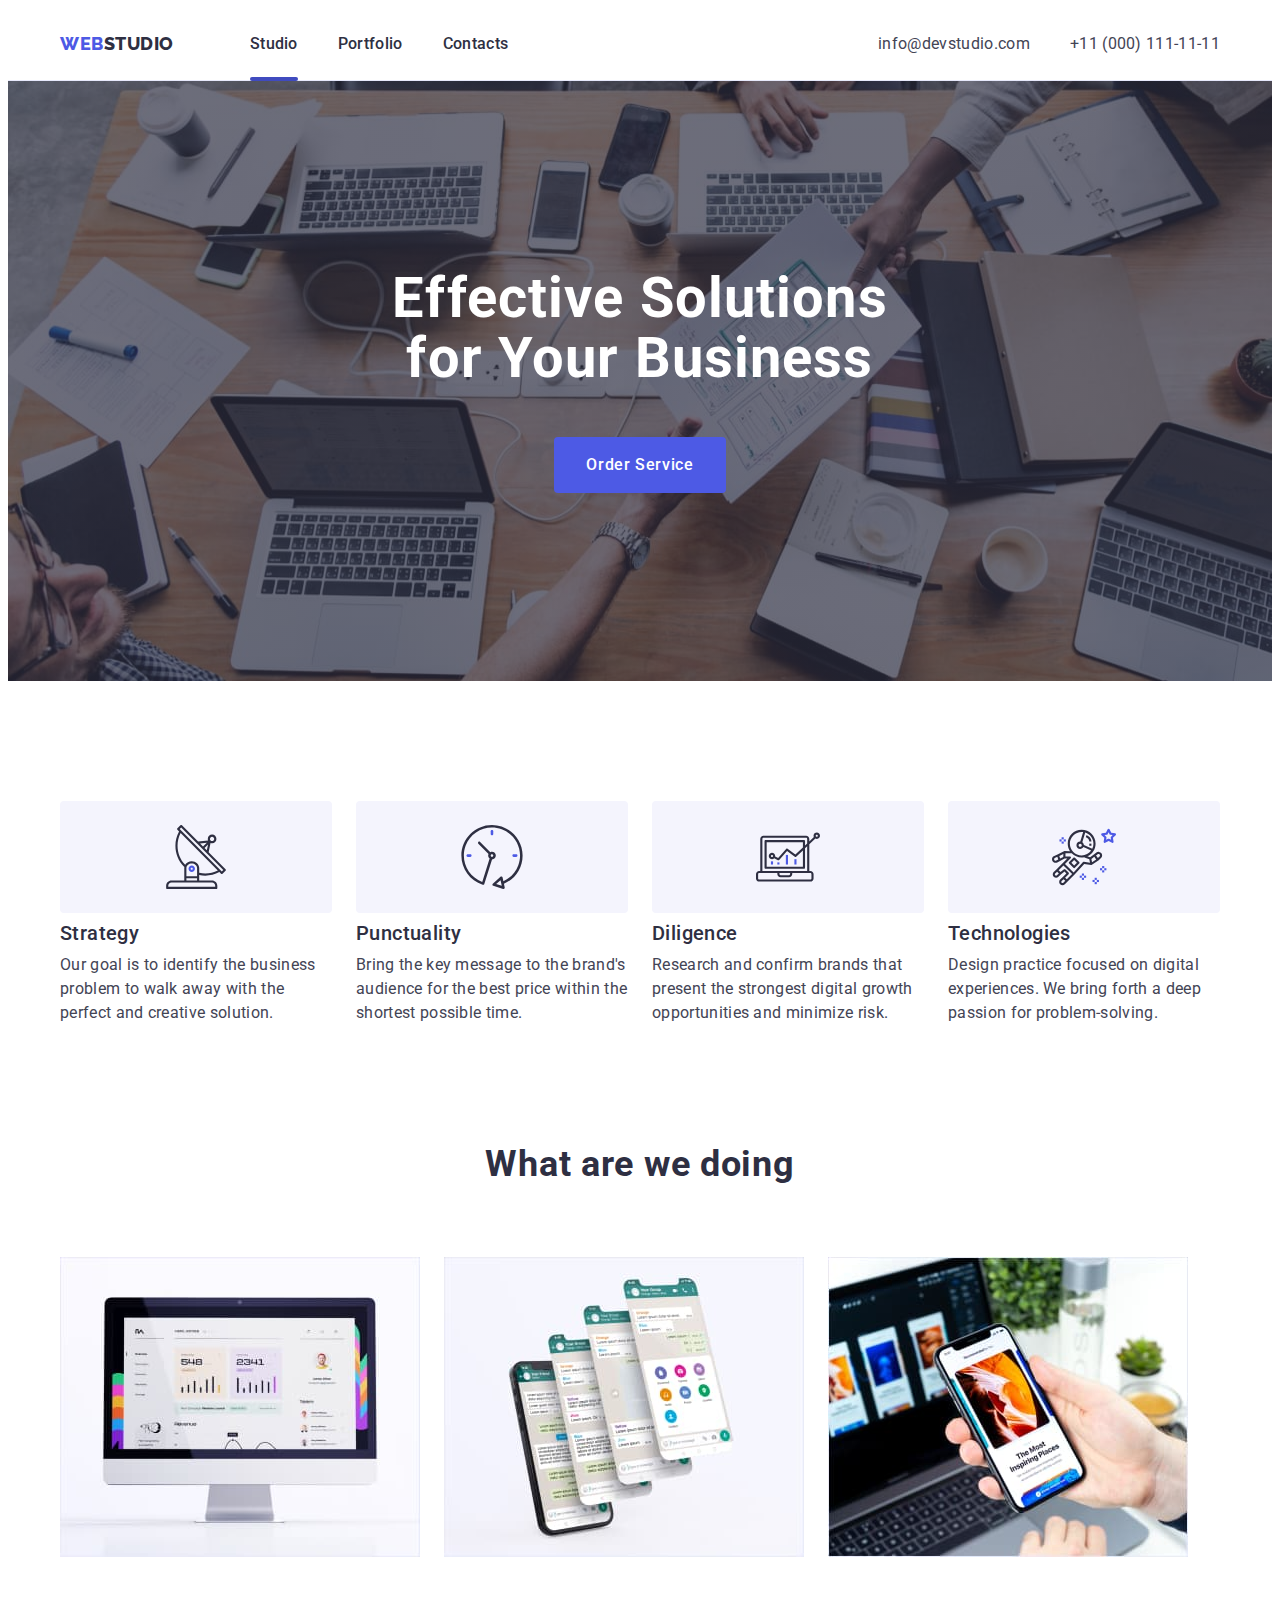
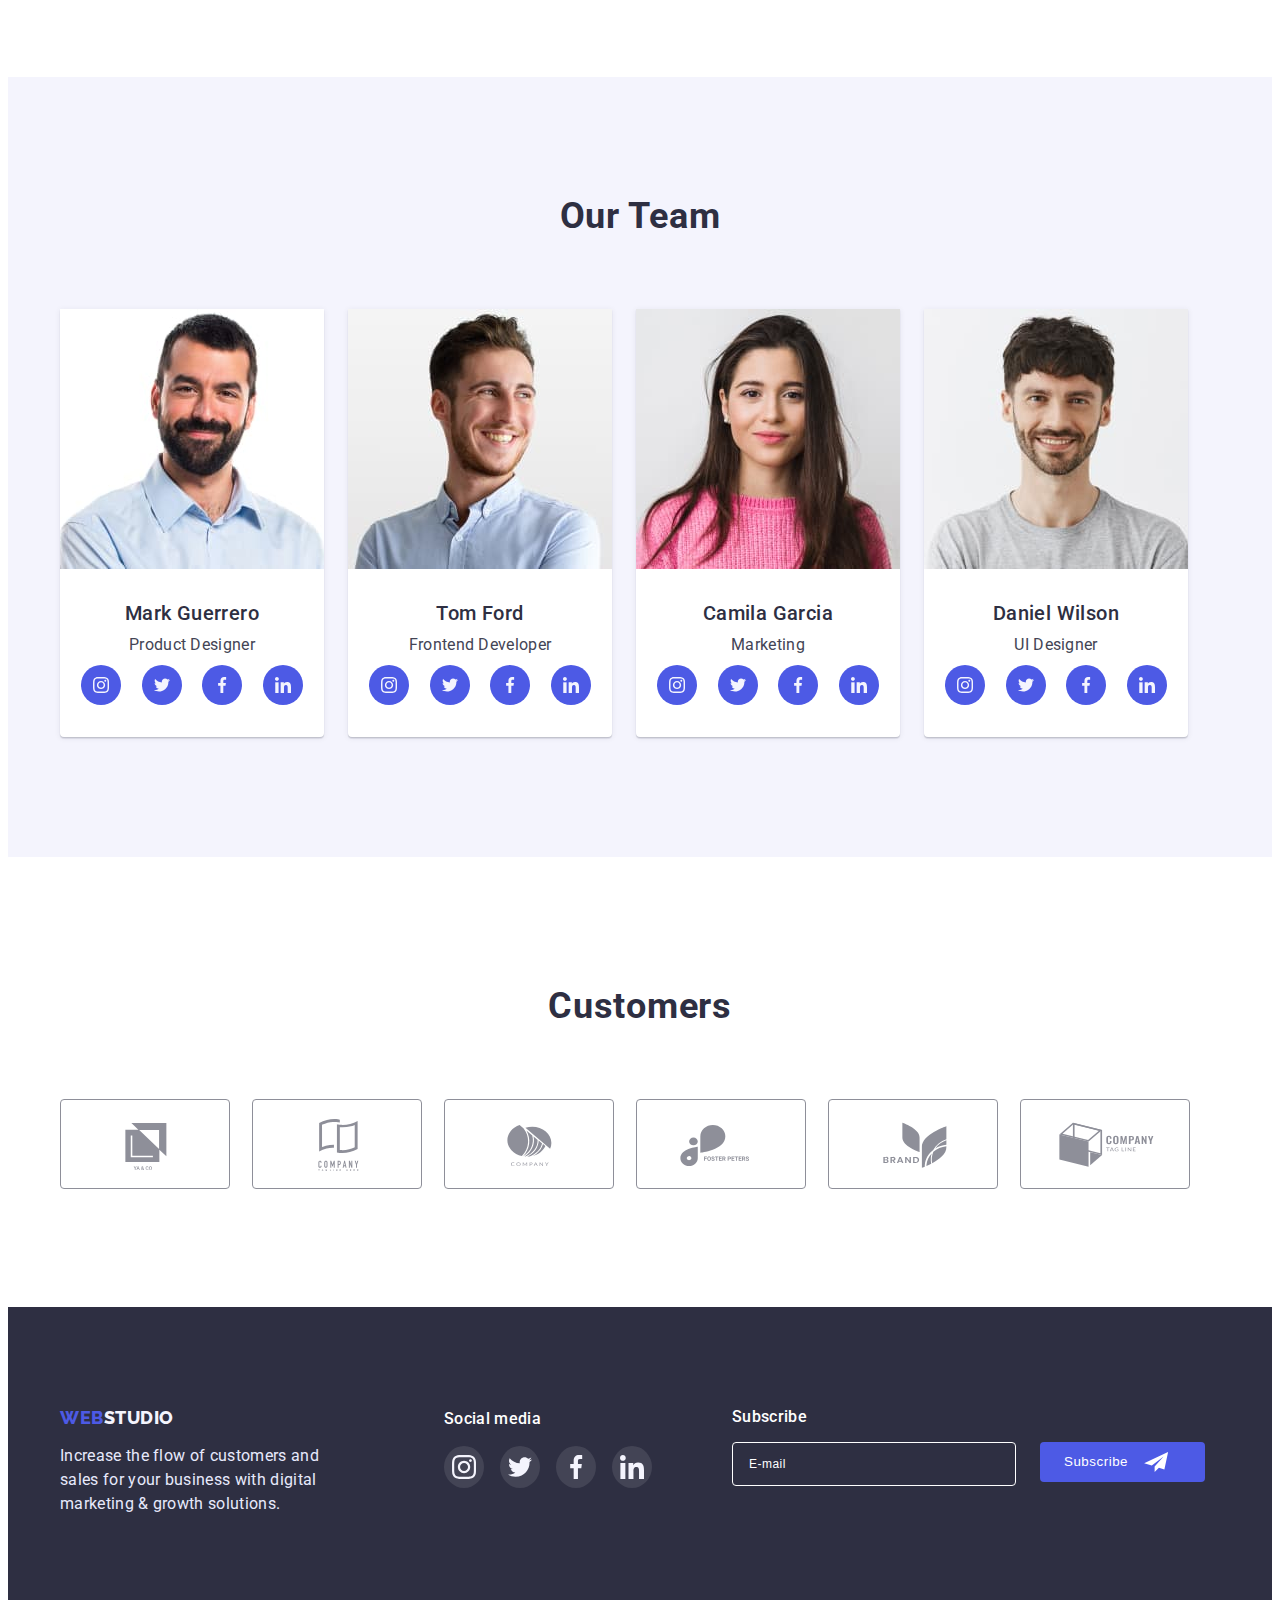
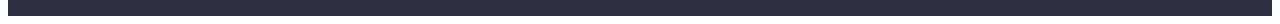
<file: index.html>
<!DOCTYPE html>
<html lang="en">

<head>
    <meta charset="UTF-8">
    <meta http-equiv="X-UA-Compatible" content="IE=edge">
    <meta name="viewport" content="width=device-width, initial-scale=1.0">
    <title>WebStudio</title>
    <link rel="stylesheet" href="https://cdnjs.cloudflare.com/ajax/libs/modern-normalize/1.1.0/modern-normalize.min.css"
        integrity="sha512-wpPYUAdjBVSE4KJnH1VR1HeZfpl1ub8YT/NKx4PuQ5NmX2tKuGu6U/JRp5y+Y8XG2tV+wKQpNHVUX03MfMFn9Q=="
        crossorigin="anonymous" referrerpolicy="no-referrer"/>
        <link rel="preconnect" href="https://fonts.googleapis.com">
        <link rel="preconnect" href="https://fonts.gstatic.com" crossorigin>
        <link href="https://fonts.googleapis.com/css2?family=Raleway:wght@800&family=Roboto:wght@400;500;700&display=swap"
            rel="stylesheet">
        <link rel="stylesheet" href="./css/styles.css">
</head>
<body>
<header class="header"> 
    <div class="container header-container">
          <nav class="header-nav">
            <a href="./index.html" class="logo-link link">
                <span class="logo">Web</span>Studio</a>
            <ul class="list header-list">
                <li class="header-item header-item-curent"><a href="./index.html" class="header-link link">Studio</a></li>
                <li class="header-item"><a href="./portfolio.html" class="header-link link">Portfolio</a></li>
                <li class="header-item"><a href="" class="header-link link">Contacts</a></li>
            </ul>
        </nav>
        <address>
            <ul class="list header-list">
                <li class="header-address"><a href="mailto:info@devstudio.com" class="header-address-link mail link">info@devstudio.com</a></li>
                <li class="header-address"><a href="tel:+110001111111" class="header-address-link link " >+11 (000) 111-11-11</a></li>
            </ul>
        </address> 
    </div>
</header>
<main>
    <!--Hero image-->
    <section class="hero">
        <div class="container hero-container">
            <h1 class="hero-title">Effective Solutions for Your Business</h1>
            <button type="button" class="hero-button button" data-modal-open>Order Service</button>
    </div>
    </section>
    <!--/Hero image-->
    <!--About us-->
<section class="about">
    <div class="container">
        <h2 class="visually-hiden">About us</h2>
        <ul class="list-about">
            <li class="about-item">
                <div class="benefit-icons">
                    <svg width="64" height="64">
                        <use href="./images/sprite.svg.svg#icon-benefit-1"></use>
                    </svg>
                </div>
                <h3 class="subtitle subtitle-about">Strategy</h3>
                <p class="text about-text">Our goal is to identify the business problem to walk away with the perfect and creative solution.</p>
            </li>
            <li class="about-item">
                <div class="benefit-icons">
                    <svg width="64" height="64">
                        <use href="./images/sprite.svg.svg#icon-benefit-2"></use>
                    </svg>
                </div>
                <h3 class="subtitle subtitle-about">Punctuality</h3>
                <p class="text about-text">Bring the key message to the brand's audience for the best price within the shortest possible time.</p>
            </li>
            <li class="about-item">
                <div class="benefit-icons">
                    <svg width="64" height="64">
                        <use href="./images/sprite.svg.svg#icon-benefit-3"></use>
                    </svg>
                </div>
                <h3 class="subtitle subtitle-about">Diligence</h3>
                <p class="text about-text">Research and confirm brands that present the strongest digital growth opportunities and minimize risk.</p>
            </li>
            <li class="about-item">
                <div class="benefit-icons">
                    <svg width="64" height="64">
                        <use href="./images/sprite.svg.svg#icon-benefit-4"></use>
                    </svg>
                </div>
                <h3 class="subtitle subtitle-about">Technologies</h3>
                <p class="text about-text">Design practice focused on digital experiences. We bring forth a deep passion for problem-solving.</p>
            </li>
        </ul>
    </div>
   </section>
   <section class="work">
    <div class="container">
        <h2 class="title work-title">What are we doing</h2>
        <ul class="list work-list">
            <li><img class="no-gap" src="./images/aboutUs1.jpg" alt="WebStudio" width="360"> </li>
            <li><img class="no-gap" src="./images/aboutUs2.jpg" alt="WebStudio" width="360"></li>
            <li><img class="no-gap" src="./images/aboutUs3.jpg" alt="WebStudio" width="360"></li>
        </ul>
    </div>
   </section>
    <!--/About us-->
    <!--Our team-->
    <section class="team">
        <div class="container">
            <h2 class="title">Our Team</h2>
            <ul class="list team-list">
                <li class="cards-team">
                    <img class="no-gap" src="./images/team1.jpg" alt="photo" width="264">
                    <div class="cards-team-info">
                        <h3 class="subtitle subtitle-team">Mark Guerrero</h3>
                        <p class="text text-team">Product Designer</p>

                        <ul class="social-item list">
                            <li class="social-list link"> 
                                <a class="social-link-list link" href="">
                                    <svg class="social-icons" width="16" height="16">
                                        <use href="./images/sprite.svg.svg#icon-instagram"></use>
                                    </svg>
                            </a>
                        </li>
                        <li class="social-list link"> 
                            <a class="social-link-list link" href="">
                                <svg class="social-icons" width="16" height="16">
                                    <use href="./images/sprite.svg.svg#icon-twitter"></use>
                                </svg>
                            </a>
                        </li>
                        <li class="social-list link">
                        <a class="social-link-list link" href="">
                            <svg class="social-icons" width="16" height="16"> 
                                <use href="./images/sprite.svg.svg#icon-facebook"></use>
                            </svg>
                        </a>
                            </li>
                        <li class="social-list link"> 
                        <a class="social-link-list link" href="">
                            <svg class="social-icons" width="16" height="16">
                                <use href="./images/sprite.svg.svg#icon-linkedin"></use>
                            </svg>
                        </a>
                        </li>
                        </ul>
                    </div>
                </li>
                <li class="cards-team">
                    <img class="no-gap" src="./images/team2.jpg" alt="photo" width="264">
                    <div class="cards-team-info">
                        <h3 class="subtitle subtitle-team">Tom Ford</h3>
                        <p class="text text-team">Frontend Developer</p>
                        <ul class="social-item list">
                            <li class="social-list link">
                                <a class="social-link-list link" href="">
                                    <svg class="social-icons" width="16" height="16">
                                        <use href="./images/sprite.svg.svg#icon-instagram"></use>
                                    </svg>
                                </a>
                            </li>
                            <li class="social-list link">
                                <a class="social-link-list link" href="">
                                    <svg class="social-icons" width="16" height="16">
                                        <use href="./images/sprite.svg.svg#icon-twitter"></use>
                                    </svg>
                                </a>
                            </li>
                            <li class="social-list link">
                                <a class="social-link-list link" href="">
                                    <svg class="social-icons" width="16" height="16"> 
                                        <use href="./images/sprite.svg.svg#icon-facebook"></use>
                                    </svg>
                                </a>
                            </li>
                            <li class="social-list link">
                                <a class="social-link-list link" href="">
                                    <svg class="social-icons" width="16" height="16">
                                        <use href="./images/sprite.svg.svg#icon-linkedin"></use>
                                    </svg>
                                </a>
                            </li>
                        </ul>
                     </div>
                </li>
                <li class="cards-team">
                    <img class="no-gap" src="./images/team3.jpg" alt="photo" width="264">
                    <div class="cards-team-info">
                        <h3 class="subtitle subtitle-team">Camila Garcia</h3>
                        <p class="text text-team">Marketing</p>
                        <ul class="social-item list">
                            <li class="social-list link">
                                <a class="social-link-list link" href="">
                                    <svg class="social-icons" width="16" height="16">
                                        <use href="./images/sprite.svg.svg#icon-instagram"></use>
                                    </svg>
                                </a>
                            </li>
                            <li class="social-list link">
                                <a class="social-link-list link" href="">
                                    <svg class="social-icons" width="16" height="16">
                                        <use href="./images/sprite.svg.svg#icon-twitter"></use>
                                    </svg>
                                </a>
                            </li>
                            <li class="social-list link">
                                <a class="social-link-list link" href="">
                                    <svg class="social-icons" width="16" height="16">
                                        <use href="./images/sprite.svg.svg#icon-facebook"></use>
                                    </svg>
                                </a>
                            </li>
                            <li class="social-list link">
                                <a class="social-link-list link" href="">
                                    <svg class="social-icons" width="16" height="16">
                                        <use href="./images/sprite.svg.svg#icon-linkedin"></use>
                                    </svg>
                                </a>
                            </li>
                        </ul>
                    </div>
                </li>
                <li class="cards-team">
                    <img class="no-gap" src="./images/team4.jpg" alt="photo" width="264">
                    <div class="cards-team-info">
                        <h3 class="subtitle subtitle-team">Daniel Wilson</h3>
                        <p class="text text-team">UI Designer</p>
                        <ul class="social-item list">
                            <li class="social-list link">
                                <a class="social-link-list link" href="">
                                    <svg class="social-icons" width="16" height="16">
                                        <use href="./images/sprite.svg.svg#icon-instagram"></use>
                                    </svg>
                                </a>
                            </li>
                            <li class="social-list link">
                                <a class="social-link-list link" href="">
                                    <svg class="social-icons" width="16" height="16">
                                        <use href="./images/sprite.svg.svg#icon-twitter"></use>
                                    </svg>
                                </a>
                            </li>
                            <li class="social-list link">
                                <a class="social-link-list link" href="">
                                    <svg class="social-icons" width="16" height="16"> 
                                        <use href="./images/sprite.svg.svg#icon-facebook"></use>
                                    </svg>
                                </a>
                            </li>
                            <li class="social-list link">
                                <a class="social-link-list link" href="">
                                    <svg class="social-icons" width="16" height="16">
                                        <use href="./images/sprite.svg.svg#icon-linkedin"></use>
                                    </svg>
                                </a>
                            </li>
                        </ul>
                    </div>
                </li>
            </ul>
        </div>
    </section>
    <!--/Our team-->
    <section class="customer">
        <div class="container">
            <h2 class="title">Customers</h2>
            <ul class="custom-item">
           <li class="customer-list list">
            <a href="" class="customer-link link">
                <svg class="customer-icons" width="104" height="56">
                    <use href="./images/sprite.svg.svg#icon-customer-1"></use>
                </svg>
            </a>
           </li>
           <li class="customer-list list">
            <a href="" class="customer-link link">
                <svg class="customer-icons" width="104" height="56">
                    <use href="./images/sprite.svg.svg#icon-customer-2"></use>
                </svg>
            </a>
           </li>
           <li class="customer-list list">
            <a href="" class="customer-link link">
                <svg class="customer-icons" width="104" height="56">
                    <use href="./images/sprite.svg.svg#icon-customer-3"></use>
                </svg>
            </a>
           </li>
           <li class="customer-list list">
            <a href="" class="customer-link link">
                <svg class="customer-icons" width="104" height="56">
                    <use href="./images/sprite.svg.svg#icon-customer-4"></use>
                </svg>
            </a>
           </li>
           <li class="customer-list list">
            <a href="" class="customer-link link">
                <svg class="customer-icons" width="104" height="56">
                    <use href="./images/sprite.svg.svg#icon-customer-5"></use>
                </svg>
            </a>
           </li>
           <li class="customer-list list">
            <a href="" class="customer-link link">
                <svg class="customer-icons" width="104" height="56">
                    <use href="./images/sprite.svg.svg#icon-customer-6"></use>
                </svg>
            </a>
           </li>
            </ul>
        </div>
    </section>
</main>
<footer class="footer">
    <div class=" container footer-container">
        <div class="footer-info">
            <a href="./index.html" class="logo-link-footer link">
                <span class="logo">Web</span>Studio</a>
            <p class="footer-text">Increase the flow of customers and sales for your business with digital marketing &
                growth solutions.</p>
        </div>
        <div class="footer-social">
            <p class="footer-text-social">Social media</p>
            <ul class="footer-social-item">
                <li class="footer-social-list list">
                    <a href="" class="footer-social-link link">
                        <svg class="footer-icons" width="24" height="24">
                            <use href="./images/sprite.svg.svg#icon-instagram"></use>
                        </svg>
                    </a>
                </li>
                <li class="footer-social-list list">
                    <a href="" class="footer-social-link link">
                        <svg class="footer-icons" width="24" height="24">
                            <use href="./images/sprite.svg.svg#icon-twitter"></use>
                        </svg>
                    </a>
                </li>
                <li class="footer-social-list list">
                    <a href="" class="footer-social-link link">
                        <svg class="footer-icons" width="24" height="24">
                            <use href="./images/sprite.svg.svg#icon-facebook"></use>
                        </svg>
                    </a>
                </li>
                <li class="footer-social-list list">
                    <a href="" class="footer-social-link link">
                        <svg class="footer-icons" width="24" height="24">
                            <use href="./images/sprite.svg.svg#icon-linkedin"></use>
                        </svg>
                    </a>
                </li>
            </ul>
        </div>
        <div class="footer-subscribe-field">
            <p class="footer-subscribe-text">Subscribe</p>
            <form class="footer-subscribe-form">
                <div class="footer-subscribe-wrapper">
                    <input type="email" name="email_subscribe" class="footer-subscribe-input" placeholder="E-mail"
                        pattern="[a-z0-9._%+-]+@[a-z0-9.-]+\.[a-z]{2,4}$" />
                    <button type="submit" class="subsribe-btn">
                        Subscribe
                        <svg class="footer-subscribe-icon" width="24px" height="20px">
                            <use href="./images/sprite.svg.svg#icon-telegram-subscr"></use>
                        </svg>
                    </button>
                </div>
            </form>
        </div>
    </div>
</footer>
<div class="backdrop is-hidden" data-modal>
    <div class="backdrop-modal">
        <button type="button" class="modal-button-close" data-modal-close>
            <svg class="modal-close-icon" width="8" height="8">
                <use href="./images/sprite.svg.svg#icon-close-btn"></use>
            </svg>
        </button>
        <p class="modal-title">Leave your contacts and we will call you back</p>
        <form class="modal-form ">
            <label class="modal-form-field">
                <span class="modal-form-input-text">Name</span> 
                <span class="modal-form-input-wrapper">
                    <input type="text" name="user_name" class="modal-form-input" required pattern="^[a-zA-Zа-яА-Я ]+$" minlength="2"/>
                    <svg class="modal-form-input-icon" width="12" height="12">
                        <use href="./images/sprite.svg.svg#icon-user-icon"></use>
                    </svg>
                </span>
            </label>
            <label class="modal-form-field">
             <span class="modal-form-input-text">Phone</span>
                <span class="modal-form-input-wrapper">
                    <input type="tel" name="user-phone" class="modal-form-input" required pattern="[0-9]{3}-[0-9]{3}-[0-9]{2}-[0-9]{2}" title="xxx-xxx-xx-xx"/>
                    <svg class="modal-form-input-icon" width="12" height="12">
                        <use href="./images/sprite.svg.svg#icon-phone-icon"></use>
                    </svg>
                </span>
            </label>
            <label class="modal-form-field">
             <span class="modal-form-input-text">Email</span>
                <span class="modal-form-input-wrapper">
                    <input type="email" name="user_mail" class="modal-form-input" required/>
                    <svg class="modal-form-input-icon" width="12" height="12">
                        <use href="./images/sprite.svg.svg#icon-mail-icon"></use>
                    </svg>
                </span>
            </label>
            <label class="modal-form-field-com">
                <span class="modal-form-input-text">Comment</span>
                <textarea name="user-message" class="modal-form-message" placeholder="Text input"></textarea>
            </label>

            <input id="user-policy" type="checkbox" class="modal-form-check visually-hiden" name="user_policy" />
                <label for="user-policy" class="modal-form-check-text">I accept the terms and conditions of the &nbsp;<a href="">Privacy Policy</a></label>
            <div class="modal-form-btn">
                <button type="submit" class="modal-form-submit">Send</button>
            </div>
        </form>
        
    </div>
</div>

<script src="./js/modal.js"></script>
</body>

</html>
</file>
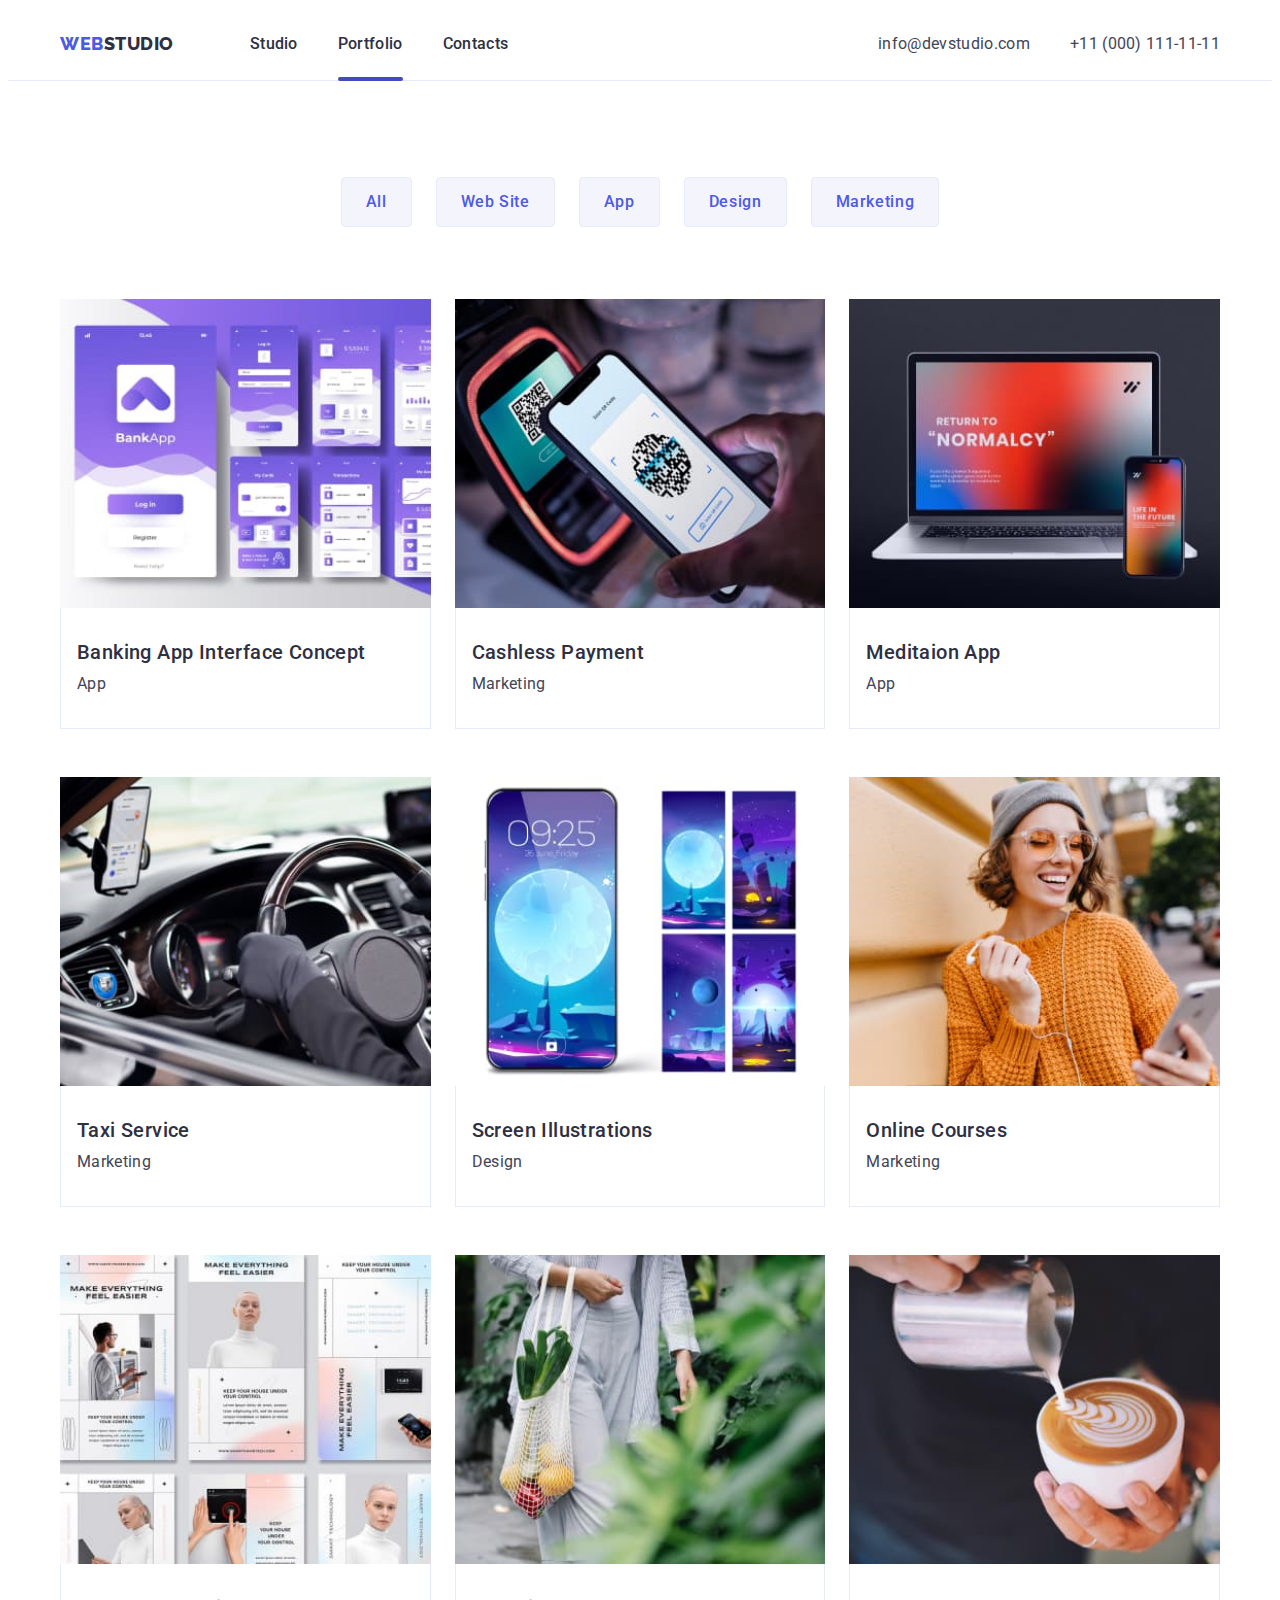
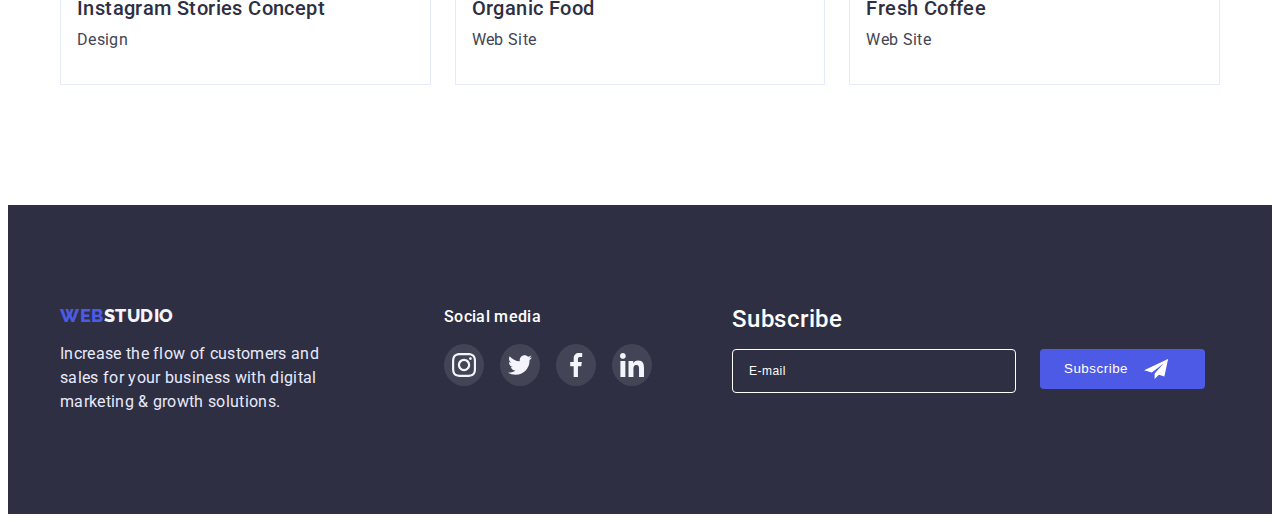
<file: portfolio.html>
<!DOCTYPE html>
<html lang="en">

<head>
    <meta charset="UTF-8">
    <meta http-equiv="X-UA-Compatible" content="IE=edge">
    <meta name="viewport" content="width=device-width, initial-scale=1.0">
    <title>WebStudio</title>
    <link rel="stylesheet" href="https://cdnjs.cloudflare.com/ajax/libs/modern-normalize/1.1.0/modern-normalize.min.css" integrity="sha512-wpPYUAdjBVSE4KJnH1VR1HeZfpl1ub8YT/NKx4PuQ5NmX2tKuGu6U/JRp5y+Y8XG2tV+wKQpNHVUX03MfMFn9Q==" crossorigin="anonymous" referrerpolicy="no-referrer"/>
    <link rel="preconnect" href="https://fonts.googleapis.com">
    <link rel="preconnect" href="https://fonts.gstatic.com" crossorigin>
    <link href="https://fonts.googleapis.com/css2?family=Raleway:wght@800&family=Roboto:wght@400;500;700&display=swap"
        rel="stylesheet">
        <link rel="stylesheet" href="./css/styles.css">
</head>
<body>
<header class="header">
    <div class="container header-container">
        <nav class="header-nav">
            <a href="./index.html" class="logo-link link">
                <span class="logo">Web</span>Studio</a>
            <ul class="list header-list">
                <li class="header-item"><a href="./index.html" class="header-link link">Studio</a></li>
                <li class="header-item header-item-curent"><a href="./portfolio.html" class="header-link link">Portfolio</a></li>
                <li class="header-item"><a href="" class="header-link link">Contacts</a></li>
            </ul>
        </nav>
        <address>
            <ul class="list header-list">
                <li class="header-address"><a href="mailto:info@devstudio.com"
                        class="header-address-link mail link">info@devstudio.com</a></li>
                <li class="header-address"><a href="tel:+110001111111" class="header-address-link link ">+11 (000)
                        111-11-11</a></li>
            </ul>
        </address>
    </div>
</header>
<main>
    <!-- Hero filters -->
    <section class="filter-section">
        <div class="container">
            <h1 class="visually-hiden">hidden text</h1>
            <ul class="list filter-list">
                <li><button type="button" class="btn-item button">All</button></li>
                <li><button type="button" class="btn-item button">Web Site</button></li>
                <li><button type="button" class="btn-item button">App</button></li>
                <li><button type="button" class="btn-item button">Design</button></li>
                <li><button type="button" class="btn-item button">Marketing</button></li>
                   </ul>
                   <ul class="list-row"> 
                     <li class="cards-row">
                        <a href="" class="cards-row-interactive link"> 
                        <div class="cards-row-img">
                        <img class="no-gap-card" src="./images/Row1.jpg" alt="banking app" width="360">
                        <p class="overlay text">14 Stylish and User-Friendly App Design Concepts · Task Manager App · Calorie Tracker App · Exotic Fruit Ecommerce App ·
                        Cloud Storage App</p>
                        </div>
                        <div class="cards-text">
                            <h2 class="subtitle subtitle-row">Banking App Interface Concept</h2>
                            <p class="text row-text">App</p>
                        </div>
                        </a>
                    </li>
                    <li class="cards-row">
                        <a href="" class="cards-row-interactive link">
                        <div class="cards-row-img">
                        <img  class="no-gap-card" src="./images/Row2.jpg" alt="payment function" width="360">
                        <p class="overlay text">14 Stylish and User-Friendly App Design Concepts · Task Manager App · Calorie Tracker App ·
                            Exotic Fruit Ecommerce App ·
                            Cloud Storage App</p>
                        </div>
                        <div class="cards-text">
                            <h2 class="subtitle subtitle-row">Cashless Payment</h2>
                            <p class="text row-text">Marketing</p>
                        </div>
                        </a>
                    </li>
                    <li class="cards-row">
                        <a href="" class="cards-row-interactive link">
                        <div class="cards-row-img">
                        <img class="no-gap-card" src="./images/Row3.jpg" alt="meditaion on device" width="360">
                        <p class="overlay text">14 Stylish and User-Friendly App Design Concepts · Task Manager App · Calorie Tracker App ·
                            Exotic Fruit Ecommerce App ·
                            Cloud Storage App</p>
                        </div>
                        <div class="cards-text">
                            <h2 class="subtitle subtitle-row">Meditaion App</h2>
                            <p class="text row-text">App</p>
                        </div>
                        </a>
                    </li>
                             <li class="cards-row">
                            <a href="" class="cards-row-interactive link">
                            <div class="cards-row-img">
                            <img class="no-gap-card" src="./images/second-row-1.jpg" alt="taxi service" width="360">
                            <p class="overlay text">14 Stylish and User-Friendly App Design Concepts · Task Manager App · Calorie Tracker App ·
                                Exotic Fruit Ecommerce App ·
                                Cloud Storage App</p>
                            </div>
                            <div class="cards-text">
                                <h2 class="subtitle subtitle-row">Taxi Service</h2>
                                <p class="text row-text">Marketing</p>
                            </div>
                            </a>
                        </li>
                        <li class="cards-row">
                            <a href="" class="cards-row-interactive link">
                            <div class="cards-row-img">
                            <img class="no-gap-card" src="./images/second-row-2.jpg" alt="screenshot" width="360">
                            <p class="overlay text">14 Stylish and User-Friendly App Design Concepts · Task Manager App · Calorie Tracker App ·
                            Exotic Fruit Ecommerce App ·
                            Cloud Storage App</p>
                            </div>
                            <div class="cards-text">
                                <h2 class="subtitle subtitle-row">Screen Illustrations</h2>
                                <p class="text row-text">Design</p>
                            </div>
                            </a>
                        </li>
                        <li class="cards-row">
                            <a href="" class="cards-row-interactive link">
                            <div class="cards-row-img">
                            <img class="no-gap-card" src="./images/second-row-3.jpg" alt="happy woman" width="360">
                            <p class="overlay text">14 Stylish and User-Friendly App Design Concepts · Task Manager App · Calorie Tracker App ·
                                Exotic Fruit Ecommerce App ·
                                Cloud Storage App</p>
                            </div>
                            <div class="cards-text">
                                <h2 class="subtitle subtitle-row">Online Courses</h2>
                                <p class="text row-text">Marketing</p>
                            </div>
                            </a>
                        </li>
                        <li class="cards-row">
                            <a href="" class="cards-row-interactive link">
                            <div class="cards-row-img">
                            <img class="no-gap-card" src="./images/third-row-1.jpg" alt="instagram stories" width="360">
                            <p class="overlay text">14 Stylish and User-Friendly App Design Concepts · Task Manager App · Calorie Tracker App ·
                                Exotic Fruit Ecommerce App ·
                                Cloud Storage App</p>
                            </div>
                            <div class="cards-text">
                                <h2 class="subtitle subtitle-row">Instagram Stories Concept</h2>
                                <p class="text row-text">Design</p>
                            </div>
                            </a>
                        </li>
                        <li class="cards-row">
                            <a href="" class="cards-row-interactive link">
                            <div class="cards-row-img">
                            <img class="no-gap-card" src="./images/third-row-2.jpg" alt="bag with fruits" width="360">
                            <p class="overlay text">14 Stylish and User-Friendly App Design Concepts · Task Manager App · Calorie Tracker App ·
                                Exotic Fruit Ecommerce App ·
                                Cloud Storage App</p>
                            </div>
                            <div class="cards-text">
                                <h2 class="subtitle subtitle-row">Organic Food</h2>
                                <p class="text row-text">Web Site</p>
                            </div>
                            </a>
                        </li>
                        <li class="cards-row">
                            <a href="" class="cards-row-interactive link">
                            <div class="cards-row-img">
                            <img class="no-gap-card" src="./images/third-row-3.jpg" alt="cappuccino" width="360">
                            <p class="overlay text">14 Stylish and User-Friendly App Design Concepts · Task Manager App · Calorie Tracker App ·
                                Exotic Fruit Ecommerce App ·
                                Cloud Storage App</p>
                            </div>
                            <div class="cards-text">
                                <h2 class="subtitle subtitle-row">Fresh Coffee</h2>
                                <p class="text row-text">Web Site</p>
                            </div>
                            </a>
                        </li>
                    </ul>
                </div>
        </div>
    </section>

</main>
<footer class="footer">
    <div class=" container footer-container">
        <div class="footer-info">
            <a href="./index.html" class="logo-link-footer link">
                <span class="logo">Web</span>Studio</a>
            <p class="footer-text">Increase the flow of customers and sales for your business with digital marketing &
                growth solutions.</p>
        </div>
        <div class="footer-social">
            <p class="footer-text-social">Social media</p>
            <ul class="footer-social-item">
                <li class="footer-social-list list">
                    <a href="" class="footer-social-link link">
                        <svg class="footer-icons" width="24" height="24">
                            <use href="./images/sprite.svg.svg#icon-instagram"></use>
                        </svg>
                    </a>
                </li>
                <li class="footer-social-list list">
                    <a href="" class="footer-social-link link">
                        <svg class="footer-icons" width="24" height="24">
                            <use href="./images/sprite.svg.svg#icon-twitter"></use>
                        </svg>
                    </a>
                </li>
                <li class="footer-social-list list">
                    <a href="" class="footer-social-link link">
                        <svg class="footer-icons" width="24" height="24">
                            <use href="./images/sprite.svg.svg#icon-facebook"></use>
                        </svg>
                    </a>
                </li>
                <li class="footer-social-list list">
                    <a href="" class="footer-social-link link">
                        <svg class="footer-icons" width="24" height="24">
                            <use href="./images/sprite.svg.svg#icon-linkedin"></use>
                        </svg>
                    </a>
                </li>
            </ul>
        </div>
        <div class="footer-subscribe-field">
            <h2 class="footer-subscribe-text">Subscribe</h2>
            <form class="footer-subscribe-form">
                <div class="footer-subscribe-wrapper">
                    <input type="email" name="email_subscribe" class="footer-subscribe-input" placeholder="E-mail"
                        pattern="[a-z0-9._%+-]+@[a-z0-9.-]+\.[a-z]{2,4}$" />
                    <button type="submit" class="subsribe-btn">
                        Subscribe
                        <svg class="footer-subscribe-icon" width="24px" height="20px">
                            <use href="./images/sprite.svg.svg#icon-telegram-subscr"></use>
                        </svg>
                    </button>
                </div>
            </form>
        </div>
    </div>
</footer>
</body>
</html>
</file>
<file: css/styles.css>
h1, h2, h3, h4, p, ul {
    margin: 0;
    padding: 0%;
}

body {
    font-family: 'Roboto', sans-serif;
}
.link {
    text-decoration: none;
}

.list {
    list-style: none;
}

.container {
    width: 1160px;
    margin: 0 auto;
    padding-left: 16px;
    padding-right: 16px;
    
}
.header {
    border-bottom: 1px solid #E7E9FC;
    padding: 24px 0;
    
}
.header-nav {
    display: flex;
    margin-right: auto;
}
.header-list {
    display: flex;
    gap: 40px;
}
.header-link {
    font-weight: 500;
    font-size: 16px;
    line-height: 1.5;
    letter-spacing: 0.02em;
    color: #2E2F42; 
    padding: 24px 0;
    transition: color 250ms cubic-bezier(0.4, 0, 0.2, 1);
}

.logo {
    font-family: 'Raleway';
    font-weight: 800;
    font-size: 18px;
    line-height: 1.17;
    display: flex;
    align-items: center;
    letter-spacing: 0.03em;
    text-transform: uppercase;
    color: #4D5AE5;
}

.logo-link {
    font-family: 'Raleway';
    font-style: normal;
    font-weight: 800;
    font-size: 18px;
    line-height: 1.17;
    display: flex;
    align-items: center;
    letter-spacing: 0.03em;
    text-transform: uppercase;
    color: #2E2F42;
    margin-right: 76px;
}
.header-address-link {
    font-style: normal;    
    font-weight: 400;
    font-size: 16px;
    line-height: 1.5;
    letter-spacing: 0.02em;
    color: #434455;
 transition: color 250ms cubic-bezier(0.4, 0, 0.2, 1);   
}

.header-link:hover, .header-link:focus {
    color: #404BBF;
}

.header-address-link:focus, .header-address-link:hover {
    color: #404BBF;
}

.header-container {
    display: flex;
    align-items: center;
}
.header-item { 
 position: relative;
}

.header-item-curent::after {
    content: '';
    display: block;
    width: 100%;
    height: 4px;
    background-color: #404BBF;
    border-radius: 2px;
    margin: 0 auto;
    position: absolute;
    left: 0;
    bottom: -1px;
    transform: translateY(24px);
}


.hero {
    padding: 188px 0px; 
    background-image: linear-gradient(rgba(46, 47, 66, 0.7), rgba(46, 47, 66, 0.7)), url(../images/hero/background-hero-main-img.jpg);
    background-size: cover;
    background-repeat: no-repeat;
    max-width: 1440px;
    background-color: #2E2F42;
    margin: auto;
}  

.hero-title {
    width: 496px;
    font-weight: 700;
    font-size: 56px;
    line-height: 1.07;
    text-align: center;
    letter-spacing: 0.02em;
    color: #FFFFFF;
    margin: auto;
}

.hero-button {
    font-family: 'Roboto';
    font-style: normal;
    font-weight: 500;
    font-size: 16px;
    line-height: 1.5;
    letter-spacing: 0.04em;
    color: #FFFFFF;
    background: #4D5AE5;
    border-radius: 4px;
    padding: 16px 32px;
    display: block;
    margin: 48px auto 0;
    border: none;
 transition: background 250ms cubic-bezier(0.4, 0, 0.2, 1);
}

.hero-button:hover, .hero-button:focus {
    background: #404BBF;
}
.about {
    padding: 120px 0 60px 0;
}
.list-about {
    display: flex;
    gap: 24px;
    list-style: none;
}
.about-item {
   flex-basis: calc((100% - 24px) / 4); 
}
.about-text {
    margin-top: 8px;
}

.subtitle {
    font-weight: 500;
    font-size: 20px;
    line-height: 1.2;
    letter-spacing: 0.02em;
    color: #2E2F42;
}

.text {
    font-weight: 400;
    font-size: 16px;
    line-height: 1.5;
    letter-spacing: 0.02em;
    color: #434455;
}
.title {
    font-weight: 700;
    font-size: 36px;
    line-height: 1.11;
    text-align: center;
    letter-spacing: 0.02em;
    color: #2E2F42; 
}
.benefit-icons {
    background-color: #F4F4FD;
    border-radius: 4px;
    padding: 24px 0;
    display: flex;
        justify-content: center;
        align-items: center;
}
.subtitle-about {
    margin-top: 8px;
}
.work {
    padding: 60px 0 120px 0;
}

.work-list {
    margin-top: 72px;
    display: flex;
    gap: 24px;

}

.no-gap {
    display: block;
}
.team {
    background: #F4F4FD;
    padding-top: 120px;
    padding-bottom: 120px;
}
.team-list {
    margin-top: 72px;
    display: flex;
    gap: 24px;
}
.subtitle-team {
    text-align: center;
}
.text-team {
    margin-top: 8px;
    text-align: center;
}
.cards-team {
  
 margin-right: 0;
 background-color:#FFFFFF;
 border-radius: 0px 0px 4px 4px; 
 box-shadow: 0px 1px 6px rgba(46, 47, 66, 0.08), 0px 1px 1px rgba(46, 47, 66, 0.16), 0px 2px 1px rgba(46, 47, 66, 0.08);
}
.cards-team-info {
    padding: 32px 0 32px 0;
}
.social-link-list {
    display: flex;
    justify-content: center;
    align-items: center;
    width: 40px;
    height: 40px;
    border-radius: 50%;
    background-color: #4D5AE5;
transition: background-color 250ms cubic-bezier(0.4, 0, 0.2, 1);
}
.social-link-list:hover, .social-link-list:focus {
    background-color: #404BBF;
}
.social-item {
    display: flex;
    justify-content: space-evenly;
    margin-top: 8px;
}
.customer {
    padding: 130px 0 120px 0;
}
.custom-item {
    margin-top: 72px;
    display: flex;
    gap: 24px;
}
.customer-list {
    width: 168px;
    height: 88px;
}

.customer-link {
display: flex;
justify-content: center;
align-items: center;
width: 100%;
height: 100%;
    border: 1px solid #8E8F99;
    border-radius: 4px; 
fill: #8E8F99;
transition: border 250ms cubic-bezier(0.4, 0, 0.2, 1), fill 250ms cubic-bezier(0.4, 0, 0.2, 1);
}

.customer-link:hover, .customer-link:focus {
    border: 1px solid #404BBF;
}
.customer-link:hover, .customer-link:focus {
   fill: #404BBF; 
 }  

.footer {
    background: #2E2F42;
    padding: 100px 0;
}
.footer-container {
    display: flex;
}
.footer-info {
max-width: 264px;
margin-right: 120px;
}
.footer-social {
    margin-right: 80px;
}
.logo-link-footer {
    font-family: 'Raleway';
    font-style: normal;
    font-weight: 800;
    font-size: 18px;
    line-height: 1.17;
    display: flex;
    align-items: center;
    letter-spacing: 0.03em;
    text-transform: uppercase;
    color: #F4F4FD;
}

.footer-text {
    font-weight: 400;
    font-size: 16px;
    line-height: 1.5;
    letter-spacing: 0.02em;
    color: #E7E9FC;
    margin-top: 16px;
}
.footer-social-link {
display: flex;
justify-content: center;
align-items: center;
width: 100%;
height: 100%;
border: 1px solid transparent;
border-radius: 50%;
background-color: rgba(255, 255, 255, 0.1);
transition: background-color 250ms cubic-bezier(0.4, 0, 0.2, 1);
}
.footer-text-social {
    font-weight: 500;
    font-size: 16px;
    line-height: 1.5;
    letter-spacing: 0.02em;
    color: #FFFFFF;
}
.footer-social-list {
    display: flex;
    justify-content: center;
    align-items: center;
    width: 40px;
    height: 40px;
}
.footer-social-link:focus, .footer-social-link:hover {
    background-color: #31D0AA;
}
.footer-social-item {
    display: flex;
    margin-top: 16px;
    gap: 16px;  
}

.footer-subscribe-field {
    display: flex;
    flex-direction: column;
}

.footer-subscribe-wrapper {
    display: flex;
}

.footer-subscribe-form {
    display: flex;
    margin-top: 16px;
}

.subsribe-btn {
    margin-left: 24px;
    width: 165px;
    height: 40px;
    display: flex;
    align-items: center;
    padding-left: 24px;
    background-color: #4D5AE5;
    border-radius: 4px;
    font-weight: 500;
    text-align: center;
    letter-spacing: 0.04em;
    color: #FFFFFF;
    border: none;
    cursor: pointer;
    transition: background-color 250ms cubic-bezier(0.4, 0, 0.2, 1)
}

.subsribe-btn:hover,
.subsribe-btn:focus {
    background-color: #404BBF;
}

.footer-subscribe-icon {
    fill: #FFFFFF;
    margin-left: 16px;
}

.footer-subscribe-input {
    width: 264px;
    height: 40px;
    padding-left: 16px;
    background-color: #2E2F42;
    border: 1px solid #FFFFFF;
    border-radius: 4px;
    color: #FFFFFF;
}

.footer-subscribe-input:-webkit-autofill {
    -webkit-box-shadow: inset 0 0 0 50px #2E2F42;
    ;
    -webkit-text-fill-color: #404BBF;
}

.footer-subscribe-input::placeholder {
    color: #FFFFFF;
    font-size: 12px;
    line-height: 2;
    display: flex;
    align-items: center;
    justify-content: center;
    letter-spacing: 0.04em;
}

.footer-subscribe-text {
    font-weight: 500;
    letter-spacing: 0.02em;
    color: #FFFFFF;
}



/* Portfolio */
.filter-section {
    padding: 96px 0 120px 0;
}
.filter-list {
    gap: 24px;
    display: flex;
    justify-content: center;
    
}
.item-app .container {
    margin-bottom: 38px;
    
}
.item-app-next .container {
    margin-bottom: 48px;
}
.list-row {
    margin-top: 72px;
    display: flex;
    column-gap: 24px;
    row-gap: 48px;
    flex-wrap: wrap;
    list-style: none;
    
}
.cards-row {
    width: calc((100% - 48px) / 3);
    box-sizing: border-box;
    background-color: #FFFFFF;
    row-gap: 48px;
}
.no-gap-card {
    display: block;
    width: 100%;
    height: auto;
    flex-wrap: wrap; 
}
.cards-row-img {
position: relative;
overflow: hidden;
}
.overlay {
position: absolute;
left: 0;
top: 0;
width: 100%;
height: 100%;
padding-top: 40px;
padding-left: 32px;
padding-right: 32px;
padding-bottom: 40px;
color:  #F4F4FD;
background-color:  #4D5AE5;
overflow-y: auto;

transform: translate(0, 100%);
transition: transform 250ms cubic-bezier(0.4, 0, 0.2, 1);
}

.cards-row-interactive:focus .overlay,
.cards-row-interactive:hover .overlay {
transform: translate(0 ,0);
}

.btn-item {
    font-family: 'Roboto';
    font-style: normal;
    font-weight: 500;
    font-size: 16px;
    line-height: 1.5;
    text-align: center;
    letter-spacing: 0.04em;
    color: #4D5AE5;
    background: #F4F4FD;
    border-radius: 4px;
    padding: 12px 24px;
    border: 1px solid #E7E9FC;
    border-radius: 4px;
    transition: color 250ms cubic-bezier(0.4, 0, 0.2, 1), background 250ms cubic-bezier(0.4, 0, 0.2, 1), box-shadow 250ms cubic-bezier(0.4, 0, 0.2, 1), border 250ms cubic-bezier(0.4, 0, 0.2, 1);
}
.btn-item:hover, .btn-item:focus {
    color: #FFFFFF;
    background: #404BBF;
    box-shadow: 0px 3px 1px rgba(0, 0, 0, 0.1), 0px 2px 1px rgba(0, 0, 0, 0.08), 0px 2px 2px rgba(0, 0, 0, 0.12);
    border: 1px solid #404BBF;
}

.button {
    cursor: pointer;
}
.visually-hiden {
display: none;
}
.row-text {
    margin-top: 8px;
}

.cards-text {
    border: 1px solid #E7E9FC;
    border-top: none;
    padding-bottom: 32px;
    padding-left: 16px;
    padding-top: 32px;      
}
.cards-row-interactive {
    display: block;
transition: box-shadow 250ms cubic-bezier(0.4, 0, 0.2, 1)
}
.cards-row-interactive:hover, .cards-row-interactive:focus {
    box-shadow: 0px 1px 6px rgba(46, 47, 66, 0.08), 0px 1px 1px rgba(46, 47, 66, 0.16), 0px 2px 1px rgba(46, 47, 66, 0.08);
}

.footer-portfolio {
    margin-top: 120px;
}


/* Modal window */
.backdrop {
  position: fixed;
  top: 0;
  left: 0;
  width: 100%;
  height: 100%;
  background-color:rgba(46, 47, 66, 0.4);
  z-index: 1000;
 transition: opacity 250ms cubic-bezier(0.4, 0, 0.2, 1), visibility 250ms cubic-bezier(0.4, 0, 0.2, 1), transform 250ms cubic-bezier(0.4, 0, 0.2, 1);
}

.backdrop-modal {
    position: absolute;
    left: 50%;
    top: 50%;
    transform: translate(-50%, -50%);
    width: 408px;
    background-color: #FCFCFC;
    box-shadow: 0px 1px 1px rgba(0, 0, 0, 0.14), 0px 1px 3px rgba(0, 0, 0, 0.12), 0px 2px 1px rgba(0, 0, 0, 0.2);
    border-radius: 4px;
    padding: 72px 24px 24px 24px;
}
.modal-button-close {
    position: absolute;
    top: 23px;
    right: 24px;
    width: 24px;
    height: 24px;
    border-radius: 50%;
    background-color: #E7E9FC;
    border: 1px solid rgba(0, 0, 0, 0.1);
    padding: 0;
    display: flex;
    justify-content: center;
    align-items: center;
    cursor: pointer;
    fill: #2E2F42;
 transition: background-color 250ms cubic-bezier(0.4, 0, 0.2, 1);
 transition: fill 250ms cubic-bezier(0.4, 0, 0.2, 1);
}

.modal-button-close:hover, .modal-button-close:focus {
    background-color: #404BBF;
    fill: #FFFFFF;
}
.backdrop.is-hidden {
    opacity: 0;
    visibility: hidden;
    pointer-events: none;
    transform: opacity;
}
.modal-title {
    font-family: 'Roboto';
    font-style: normal;
    font-weight: 500;
    font-size: 16px;
    line-height: 1.5;
    text-align: center;
    letter-spacing: 0.02em;
    color: #2E2F42;
    margin-bottom: 12px;
}
.modal-form {
  display: flex;
  flex-direction: column;
}
.modal-form-input {
    width: 100%;
    height: 40px;
    border: 1px solid rgba(46, 47, 66, 0.2);
    border-radius: 4px;
    padding-left: 38px;
    font-family: 'Roboto';
    font-style: normal;
    font-weight: 400;
    font-size: 12px;
    line-height: 1.17;
    letter-spacing: 0.04em;
    transition: border-color 250ms cubic-bezier(0.4, 0, 0.2, 1);
}
.modal-form-input-text {
    display: block;
    font-family: 'Roboto';
    font-style: normal;
    font-weight: 400;
    font-size: 12px;
    line-height: 1.17;
    letter-spacing: 0.04em;
    color: #8E8F99;
    margin-bottom: 4px;
}

.modal-form-input-wrapper {
    position: relative;
}
.modal-form-input-icon {
position: absolute;
top: 50%;
left: 0;
transform: translate(0, -50%);
left: 19px;
transition: fill 250ms cubic-bezier(0.4, 0, 0.2, 1);
}
.modal-form-input:focus {
    outline: none;
    border-color: #4D5AE5;
}
.modal-form-input:focus + .modal-form-input-icon {
    fill: #4D5AE5;
}

.modal-form-field {
    margin-bottom: 8px;
}
.modal-form-field-com {
    margin-bottom: 16px;
}

.modal-form-message {
    font-family: 'Roboto';
    font-style: normal;
    font-weight: 400;
    font-size: 12px;
    line-height: 1.17;
    letter-spacing: 0.04em;
    resize: none;
    width: 100%;
    height: 120px;
    padding: 8px 16px;
    border: 1px solid rgba(46, 47, 66, 0.2);
    border-radius: 4px;
    transition: border-color 250ms cubic-bezier(0.4, 0, 0.2, 1);
}

.modal-form-message:focus {
    outline: none;
    border-color: #4D5AE5;
}

.modal-form-check-text {
    font-family: 'Roboto';
    font-style: normal;
    font-weight: 400;
    font-size: 12px;
    line-height: 1.17;
    letter-spacing: 0.04em;
    color: #8E8F99;
    display: flex;
    align-items: center;
    margin-bottom: 24px;
    cursor: pointer;
}
.modal-form-check-text::before {
    content: " ";
    display: block;
    width: 16px;
    height: 16px;
    border: 1px solid #2E2F42;
    border-radius: 2px;
    cursor: pointer;
    margin-right: 8px;
}
.modal-form-check:checked + .modal-form-check-text::before {
    background: #404BBF;
    background-image: url(../images/select-icon.svg);
    background-repeat: no-repeat;
    background-position: center;
    background-size: 63%;
    padding: 4px 3px 4px 3px;
    outline: none;
    border: 1px solid #404BBF;
}
.modal-form-check:focus + .modal-form-check-text::before {
    outline: 1px solid #404BBF;
    border: none
}
.modal-form-btn {
 display: flex;
    justify-content: center;
    align-items: center;    
}
.modal-form-submit {
    font-family: 'Roboto';
    font-style: normal;
    font-weight: 500;
    font-size: 16px;
    line-height: 1.5;
    letter-spacing: 0.04em;
    width: 169px;
    height: 56px;
    background: #4D5AE5;
    color: #FFFFFF;
    box-shadow: 0px 4px 4px rgba(0, 0, 0, 0.15);
    border-radius: 4px;   
    border: transparent; 
    cursor: pointer;
     transition: background 250ms cubic-bezier(0.4, 0, 0.2, 1);
}
.modal-form-submit:hover, .modal-form-submit:focus {
background: #404BBF;
}
</file>
